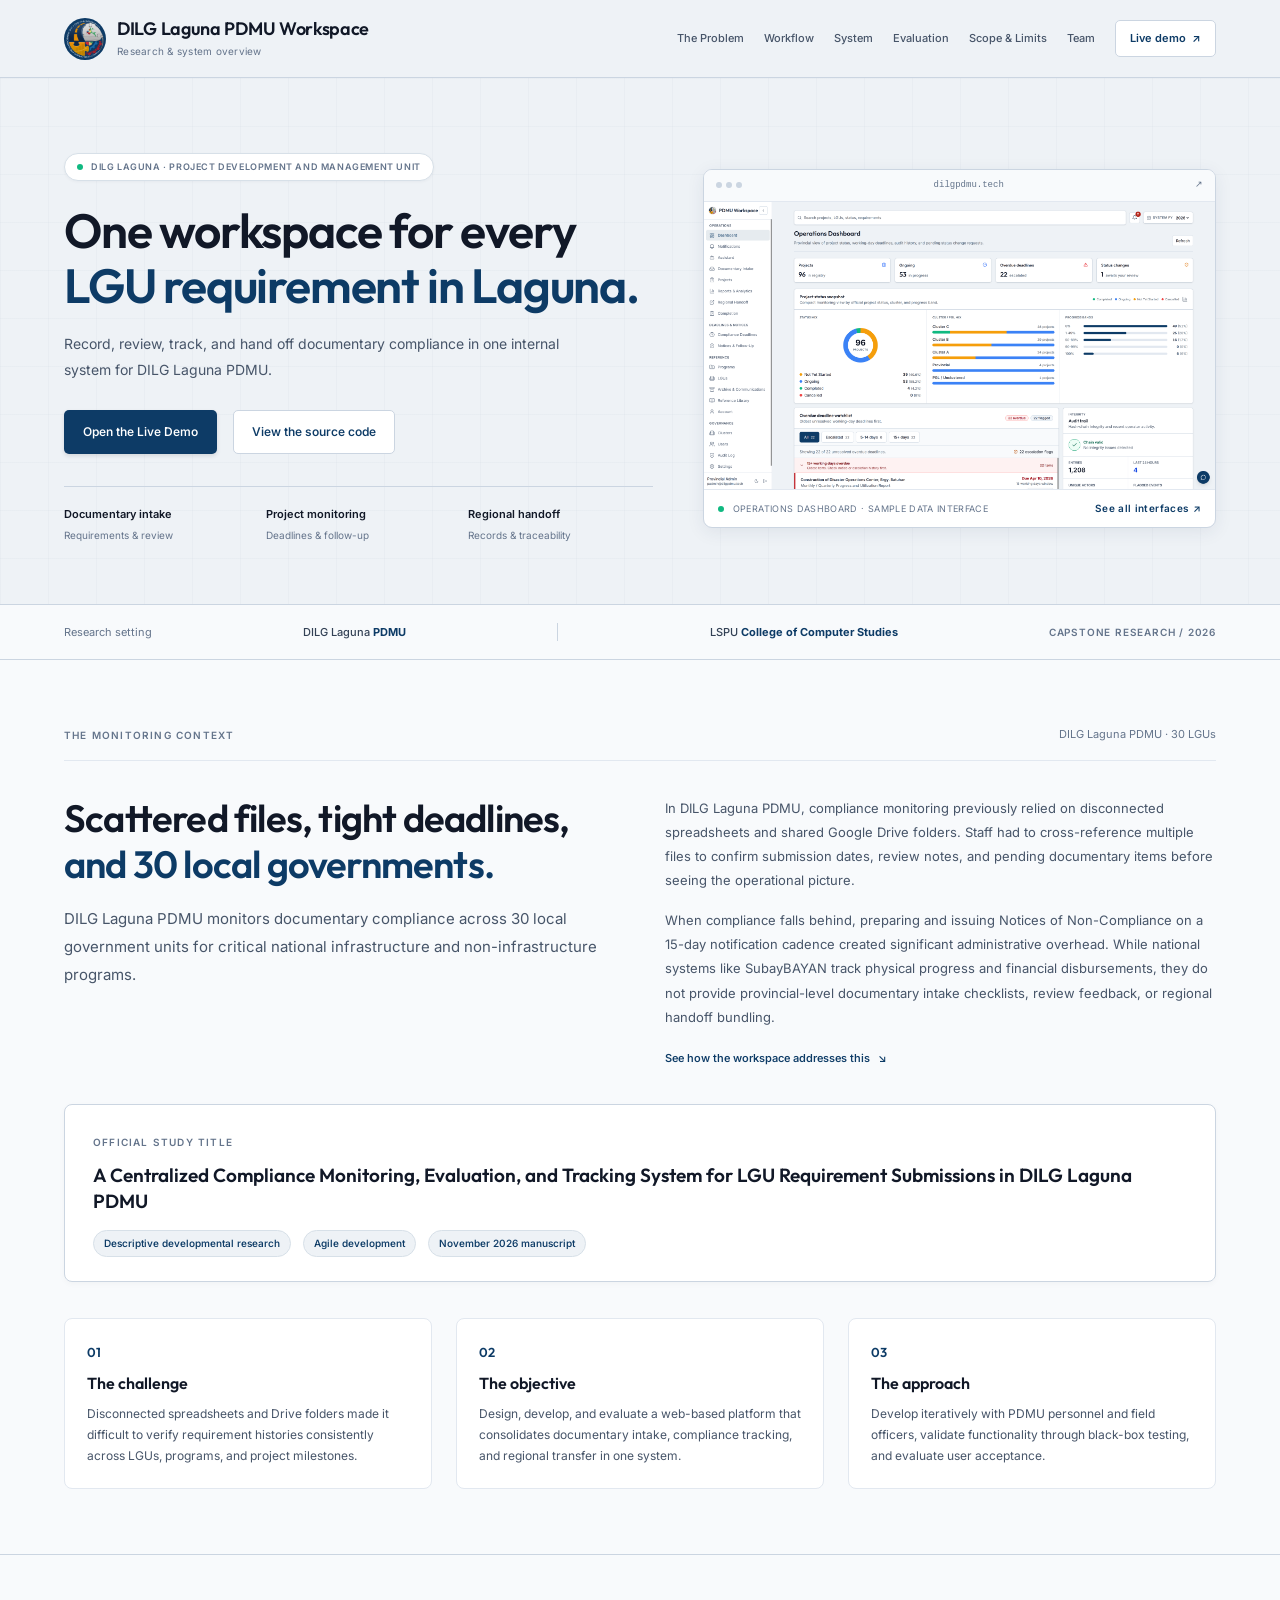
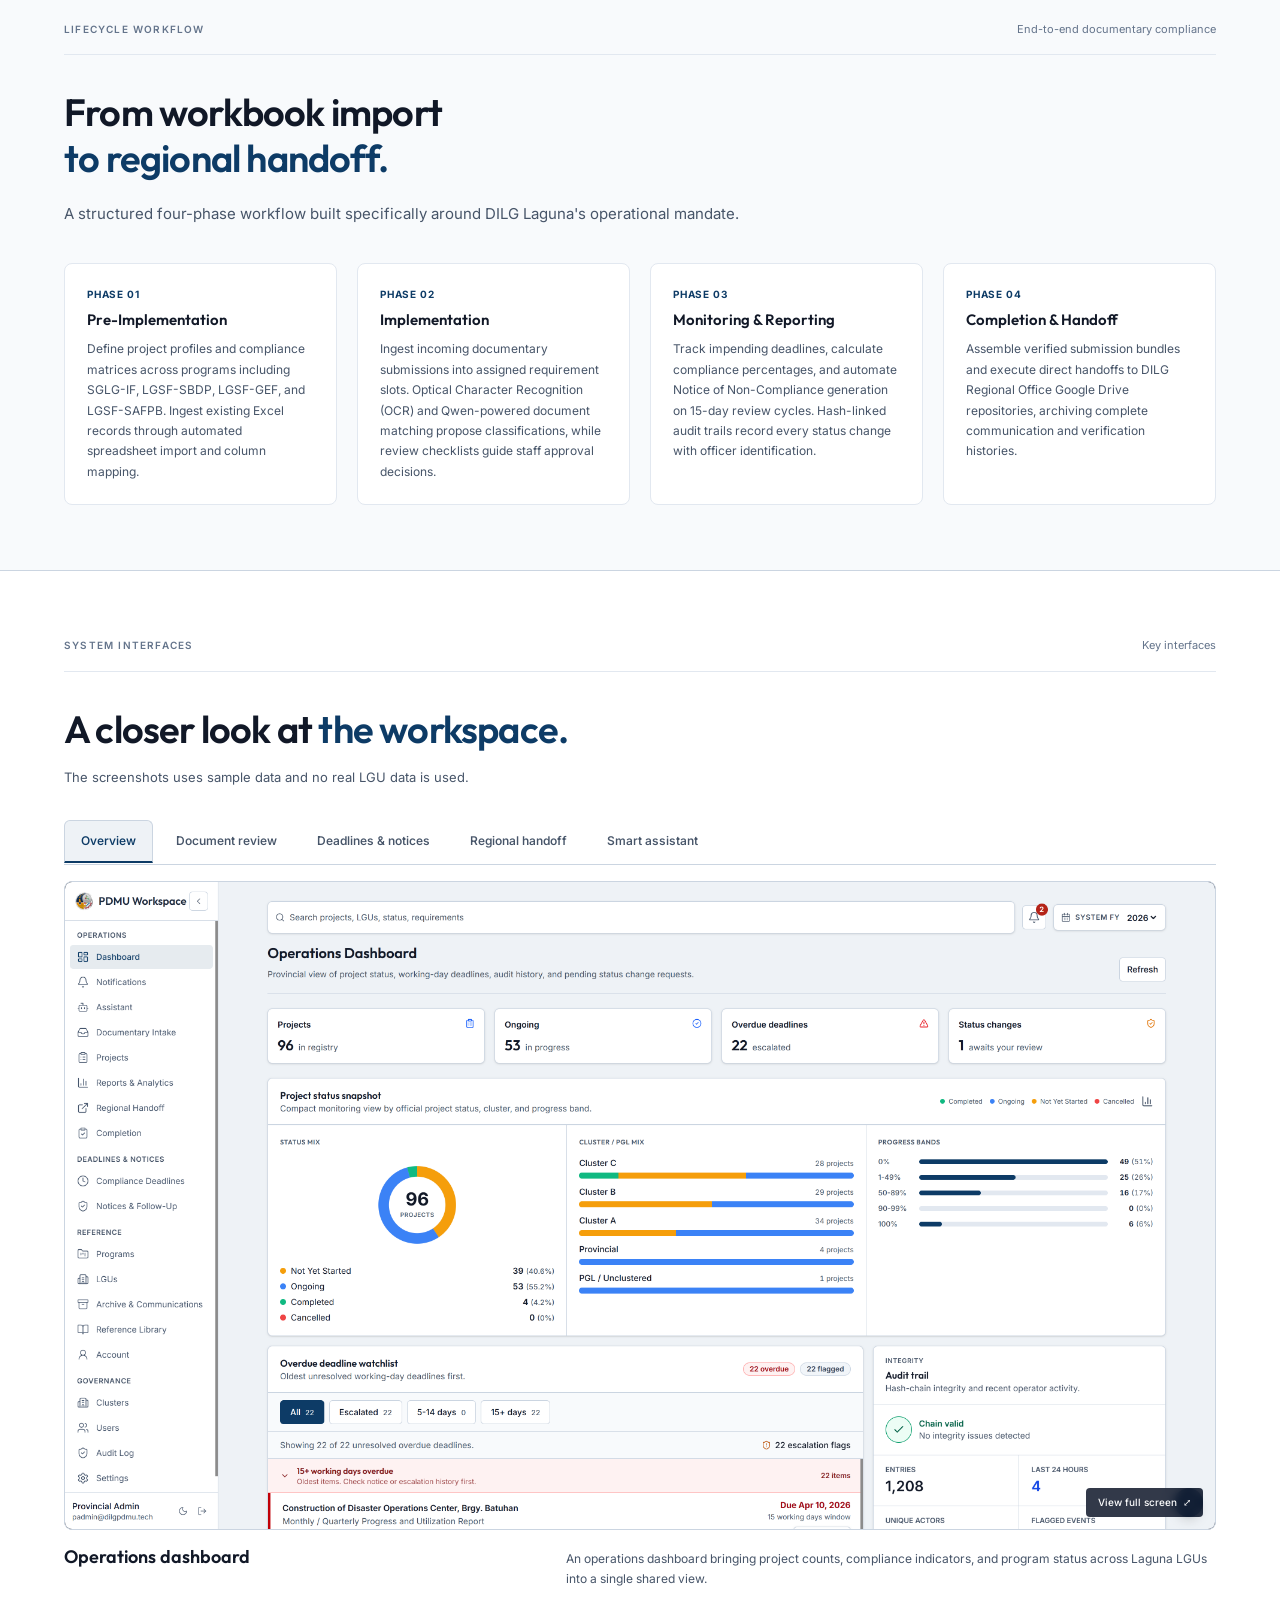
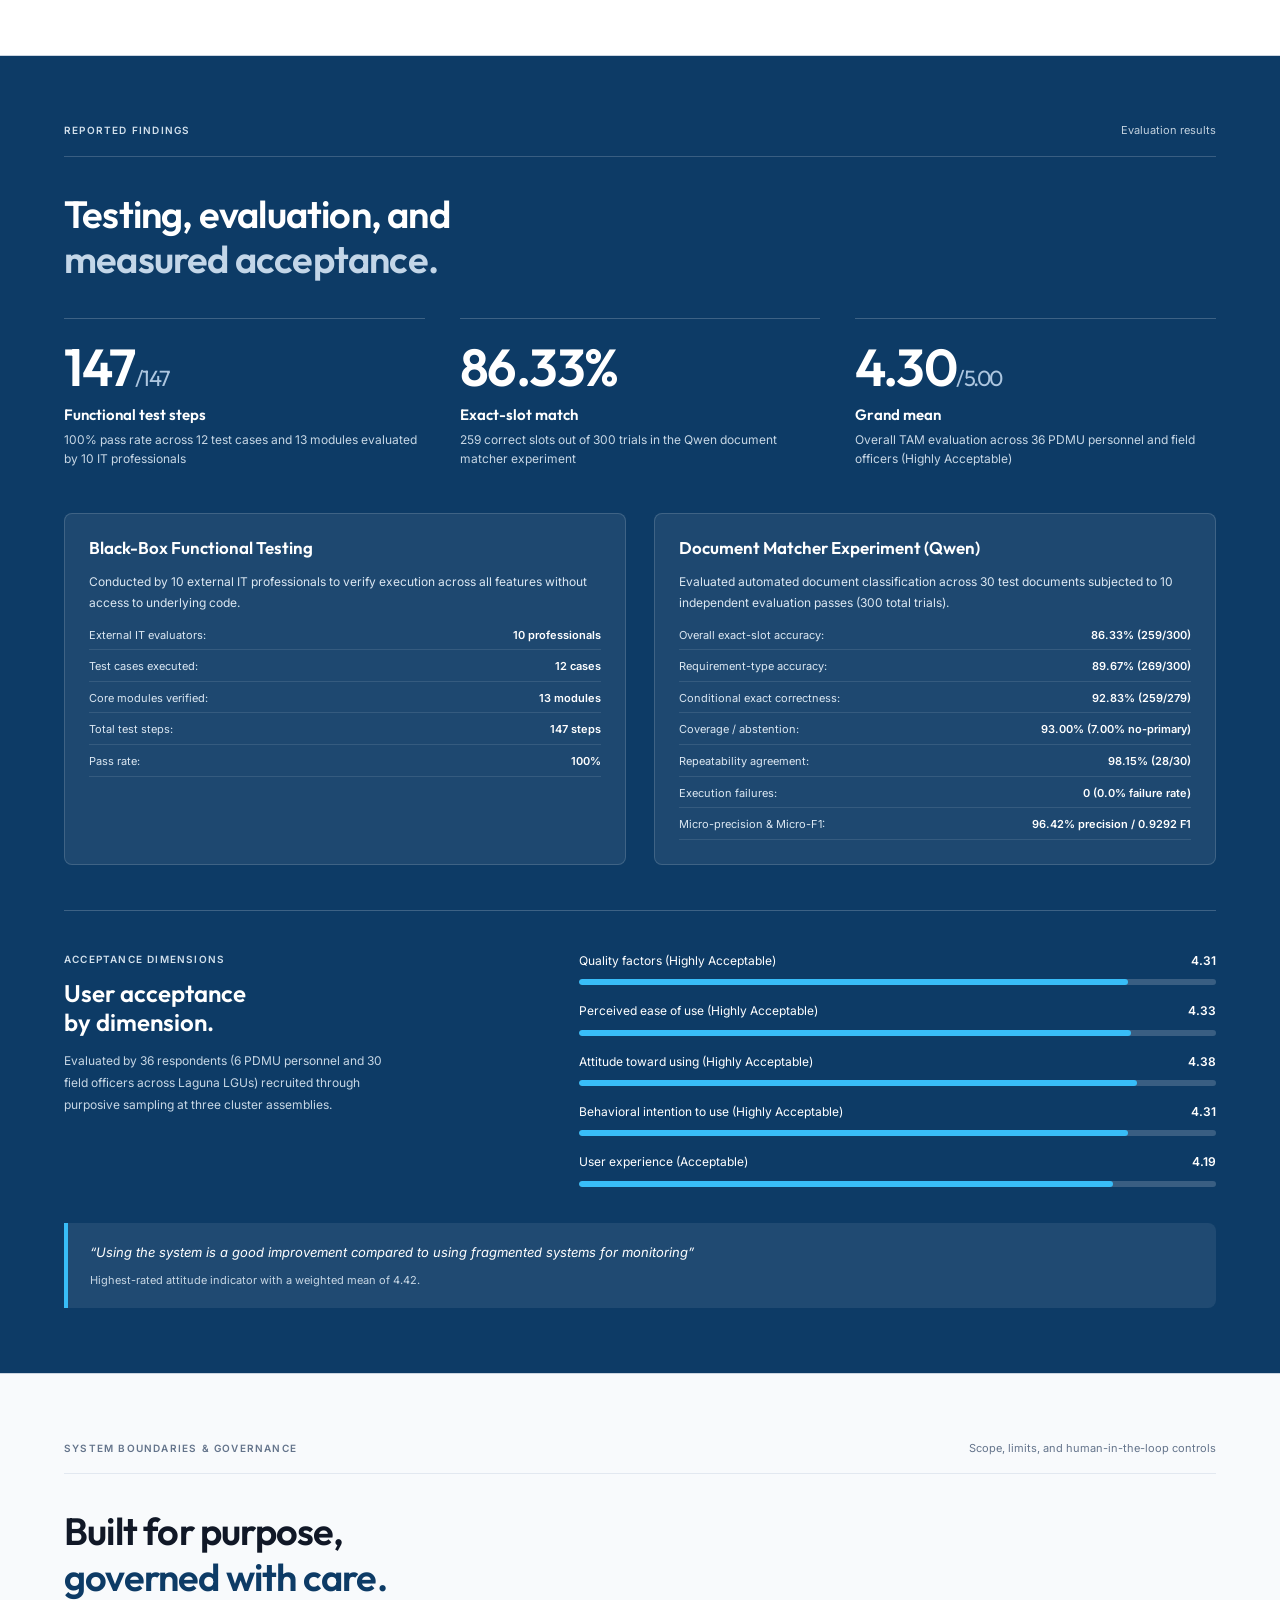
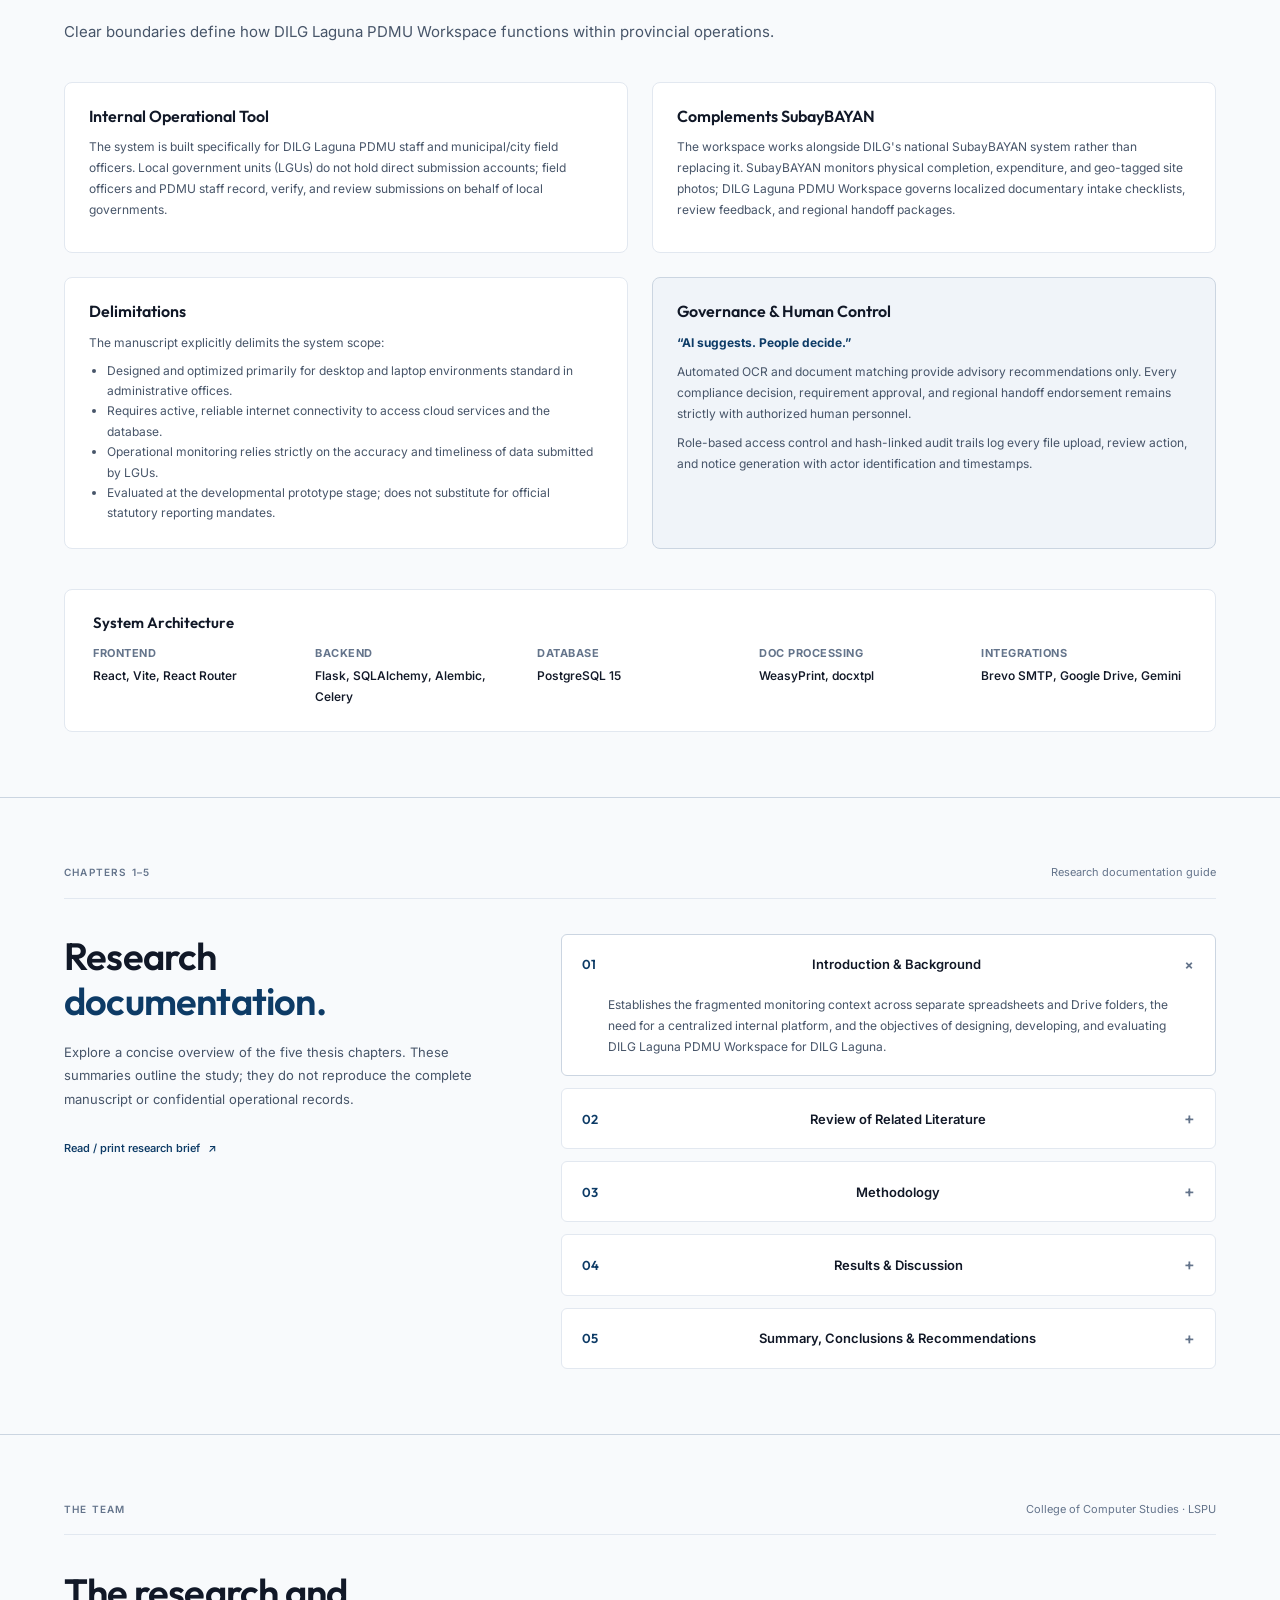
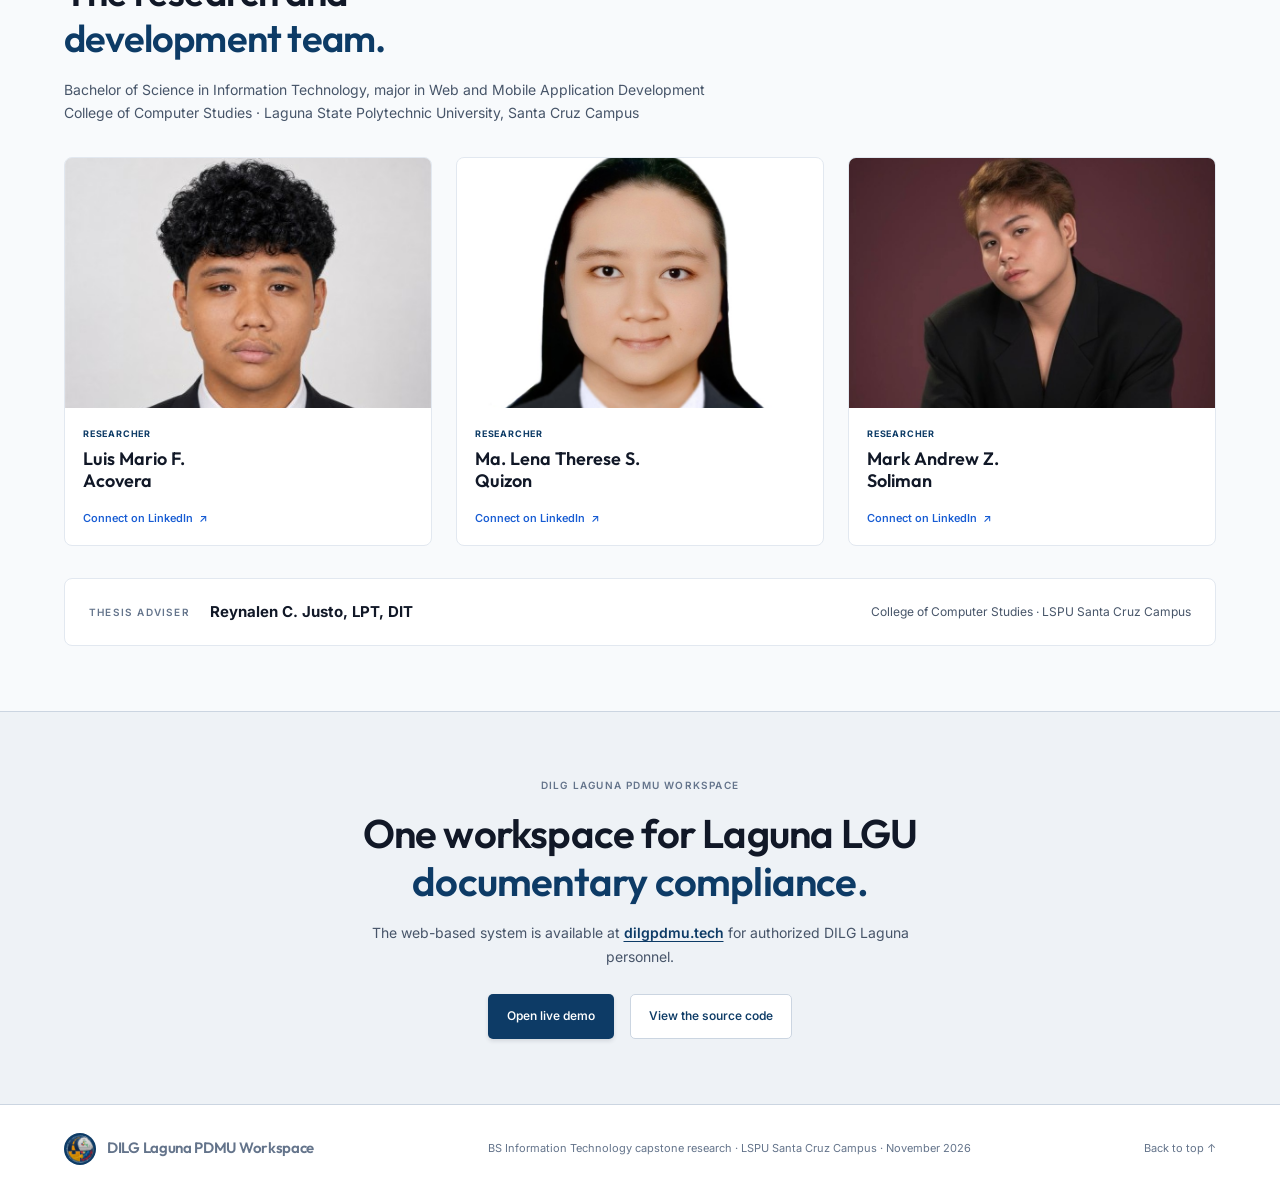
<file: index.html>
<!doctype html>
<html lang="en">

<head>
  <meta charset="utf-8">
  <meta name="viewport" content="width=device-width, initial-scale=1">
  <meta name="theme-color" content="#eef2f6">
  <title>DILG Laguna PDMU Workspace | Research & System Overview</title>
  <meta name="description"
    content="A Centralized Compliance Monitoring, Evaluation, and Tracking System for LGU Requirement Submissions in DILG Laguna PDMU. Explore the research, system interfaces, evaluation results, and development team.">
  <link rel="canonical" href="https://1nonlylemm.github.io/DILG Laguna PDMU-Workspace/">

  <!-- Open Graph / Facebook -->
  <meta property="og:type" content="website">
  <meta property="og:url" content="https://1nonlylemm.github.io/DILG-PDMU-Workspace/">
  <meta property="og:title" content="DILG-PDMU Workspace | Research & System Overview">
  <meta property="og:description"
    content="A Centralized Compliance Monitoring, Evaluation, and Tracking System for LGU Requirement Submissions in DILG Laguna PDMU.">
  <meta property="og:image" content="https://1nonlylemm.github.io/DILG-PDMU-Workspace/assets/og-card.png">
  <meta property="og:image:width" content="1200">
  <meta property="og:image:height" content="630">

  <!-- Twitter Card -->
  <meta name="twitter:card" content="summary_large_image">
  <meta name="twitter:title" content="DILG-PDMU Workspace | Research & System Overview">
  <meta name="twitter:description"
    content="A Centralized Compliance Monitoring, Evaluation, and Tracking System for LGU Requirement Submissions in DILG Laguna PDMU.">
  <meta name="twitter:image" content="https://1nonlylemm.github.io/DILG-PDMU-Workspace/assets/og-card.png">

  <link rel="icon" href="assets/workspace-logo.png" type="image/png">
  <link rel="stylesheet" href="style.css?v=workspace-20261105b">
</head>

<body id="top">
  <a class="skip" href="#main">Skip to content</a>

  <header>
    <a class="brand" href="#top" aria-label="DILG-PDMU Workspace home">
      <img src="assets/workspace-logo.png" alt="DILG-PDMU Workspace logo" width="42" height="42">
      <span>DILG Laguna PDMU Workspace<small>Research & system overview</small></span>
    </a>
    <button class="menu-toggle" aria-expanded="false" aria-controls="navigation">
      Menu <span>☰</span>
    </button>
    <nav id="navigation" aria-label="Main navigation">
      <a href="#problem">The Problem</a>
      <a href="#workflow">Workflow</a>
      <a href="#experience">System</a>
      <a href="#evaluation">Evaluation</a>
      <a href="#limits">Scope & Limits</a>
      <a href="#team">Team</a>
      <a class="nav-demo" href="https://dilgpdmu.tech" target="_blank" rel="noopener noreferrer">
        Live demo <span aria-hidden="true">↗</span>
      </a>
    </nav>
  </header>

  <main id="main">
    <!-- Hero Section -->
    <section class="hero">
      <div class="hero-copy">
        <p class="eyebrow">
          <span class="tiny-orbit"></span> DILG LAGUNA · PROJECT DEVELOPMENT AND MANAGEMENT UNIT
        </p>
        <h1>One workspace for every<br><span>LGU requirement in Laguna.</span></h1>
        <p class="hero-description">
          Record, review, track, and hand off documentary compliance in one internal system for DILG Laguna
          PDMU.
        </p>
        <div class="actions">
          <a class="button primary" href="https://dilgpdmu.tech" target="_blank" rel="noopener noreferrer">
            Open the Live Demo
          </a>
          <a class="button secondary" href="https://github.com/1nonlylemm/DILG-PDMU-Workspace" target="_blank"
            rel="noopener noreferrer">
            View the source code
          </a>
        </div>
        <div class="hero-context">
          <div>
            <strong>Documentary intake</strong>
            <span>Requirements & review</span>
          </div>
          <div>
            <strong>Project monitoring</strong>
            <span>Deadlines & follow-up</span>
          </div>
          <div>
            <strong>Regional handoff</strong>
            <span>Records & traceability</span>
          </div>
        </div>
      </div>

      <div class="hero-product">
        <div class="window-bar">
          <span class="window-dots"><i></i><i></i><i></i></span>
          <span>dilgpdmu.tech</span>
          <span aria-hidden="true">↗</span>
        </div>
        <img src="assets/dashboard.webp" width="1920" height="1080"
          alt="DILG Laguna PDMU Workspace operations dashboard showing project overview, compliance indicators, and program status with sample data"
          fetchpriority="high">
        <div class="product-caption">
          <span><i class="status-dot"></i> OPERATIONS DASHBOARD · SAMPLE DATA INTERFACE</span>
          <a href="#experience">See all interfaces <span aria-hidden="true">↗</span></a>
        </div>
      </div>
    </section>

    <!-- Institution Strip -->
    <div class="institution-strip">
      <span>Research setting</span>
      <div>DILG Laguna <b>PDMU</b></div>
      <span class="strip-rule"></span>
      <div>LSPU <b>College of Computer Studies</b></div>
      <span class="strip-year">CAPSTONE RESEARCH / 2026</span>
    </div>

    <!-- The Problem Section -->
    <section id="problem" class="section research">
      <div class="section-top">
        <p class="eyebrow">THE MONITORING CONTEXT</p>
        <span>DILG Laguna PDMU · 30 LGUs</span>
      </div>

      <div class="research-grid">
        <div>
          <h2>Scattered files, tight deadlines,<br><span>and 30 local governments.</span></h2>
          <p class="lead">
            DILG Laguna PDMU monitors documentary compliance across 30 local government units for critical national
            infrastructure and non-infrastructure programs.
          </p>
        </div>
        <div class="research-intro">
          <p>
            In DILG Laguna PDMU, compliance monitoring previously relied on disconnected spreadsheets and shared Google
            Drive folders. Staff had to cross-reference multiple files to confirm submission dates, review notes, and
            pending documentary items before seeing the operational picture.
          </p>
          <p>
            When compliance falls behind, preparing and issuing Notices of Non-Compliance on a 15-day notification
            cadence created significant administrative overhead. While national systems like SubayBAYAN track physical
            progress and financial disbursements, they do not provide provincial-level documentary intake checklists,
            review feedback, or regional handoff bundling.
          </p>
          <a class="text-link" href="#workflow">See how the workspace addresses this <span
              aria-hidden="true">↘</span></a>
        </div>
      </div>

      <div class="research-title">
        <span class="eyebrow">OFFICIAL STUDY TITLE</span>
        <h3>A Centralized Compliance Monitoring, Evaluation, and Tracking System for LGU Requirement Submissions in DILG
          Laguna PDMU</h3>
        <div>
          <span class="badge">Descriptive developmental research</span>
          <span class="badge">Agile development</span>
          <span class="badge">November 2026 manuscript</span>
        </div>
      </div>

      <div class="challenge-grid">
        <article>
          <span class="item-number">01</span>
          <h3>The challenge</h3>
          <p>Disconnected spreadsheets and Drive folders made it difficult to verify requirement histories consistently
            across LGUs, programs, and project milestones.</p>
        </article>
        <article>
          <span class="item-number">02</span>
          <h3>The objective</h3>
          <p>Design, develop, and evaluate a web-based platform that consolidates documentary intake, compliance
            tracking, and regional transfer in one system.</p>
        </article>
        <article>
          <span class="item-number">03</span>
          <h3>The approach</h3>
          <p>Develop iteratively with PDMU personnel and field officers, validate functionality through black-box
            testing, and evaluate user acceptance.</p>
        </article>
      </div>
    </section>

    <!-- Workflow Section -->
    <section id="workflow" class="section">
      <div class="section-top">
        <p class="eyebrow">LIFECYCLE WORKFLOW</p>
        <span>End-to-end documentary compliance</span>
      </div>

      <div>
        <h2>From workbook import<br><span>to regional handoff.</span></h2>
        <p class="lead">A structured four-phase workflow built specifically around DILG Laguna's operational mandate.
        </p>
      </div>

      <div class="workflow-grid">
        <article class="workflow-card">
          <span class="workflow-phase">Phase 01</span>
          <h3>Pre-Implementation</h3>
          <p>Define project profiles and compliance matrices across programs including SGLG-IF, LGSF-SBDP, LGSF-GEF, and
            LGSF-SAFPB. Ingest existing Excel records through automated spreadsheet import and column mapping.</p>
        </article>
        <article class="workflow-card">
          <span class="workflow-phase">Phase 02</span>
          <h3>Implementation</h3>
          <p>Ingest incoming documentary submissions into assigned requirement slots. Optical Character Recognition
            (OCR) and Qwen-powered document matching propose classifications, while review checklists guide staff
            approval decisions.</p>
        </article>
        <article class="workflow-card">
          <span class="workflow-phase">Phase 03</span>
          <h3>Monitoring & Reporting</h3>
          <p>Track impending deadlines, calculate compliance percentages, and automate Notice of Non-Compliance
            generation on 15-day review cycles. Hash-linked audit trails record every status change with officer
            identification.</p>
        </article>
        <article class="workflow-card">
          <span class="workflow-phase">Phase 04</span>
          <h3>Completion & Handoff</h3>
          <p>Assemble verified submission bundles and execute direct handoffs to DILG Regional Office Google Drive
            repositories, archiving complete communication and verification histories.</p>
        </article>
      </div>
    </section>

    <!-- System Interfaces Section -->
    <section id="experience" class="section experience">
      <div class="section-top">
        <p class="eyebrow">SYSTEM INTERFACES</p>
        <span>Key interfaces</span>
      </div>

      <div class="experience-heading">
        <div>
          <h2>A closer look at <span>the workspace.</span></h2>
          <p class="source-note">The screenshots uses sample data and no real LGU data is used.</p>
        </div>
      </div>

      <div class="tabs" role="tablist" aria-label="System screenshots">
        <button role="tab" id="tab-dashboard" aria-controls="screen-panel" aria-selected="true"
          data-screen="dashboard">Overview</button>
        <button role="tab" id="tab-intake" aria-controls="screen-panel" aria-selected="false" tabindex="-1"
          data-screen="intake">Document review</button>
        <button role="tab" id="tab-deadlines" aria-controls="screen-panel" aria-selected="false" tabindex="-1"
          data-screen="deadlines">Deadlines & notices</button>
        <button role="tab" id="tab-handoff" aria-controls="screen-panel" aria-selected="false" tabindex="-1"
          data-screen="handoff">Regional handoff</button>
        <button role="tab" id="tab-assistant" aria-controls="screen-panel" aria-selected="false" tabindex="-1"
          data-screen="assistant">Smart assistant</button>
      </div>

      <div id="screen-panel" role="tabpanel" aria-labelledby="tab-dashboard" tabindex="0">
        <button class="screen-zoom" aria-label="Enlarge Operations dashboard screenshot">
          <img id="system-screen" src="assets/dashboard.webp"
            alt="Operations dashboard — DILG Laguna PDMU Workspace sample data interface." loading="lazy">
          <span class="zoom-label">View full screen <span aria-hidden="true">⤢</span></span>
        </button>
        <div class="screen-caption">
          <h3 id="screen-title">Operations dashboard</h3>
          <p id="screen-description">An operations dashboard bringing project counts, compliance indicators, and program
            status across Laguna LGUs into a single shared view.</p>
        </div>
      </div>
    </section>

    <!-- Evaluation & Findings Section -->
    <section id="evaluation" class="section findings">
      <div class="section-top">
        <p class="eyebrow">REPORTED FINDINGS</p>
        <span>Evaluation results</span>
      </div>

      <div class="findings-heading">
        <h2>Testing, evaluation, and <br><span>measured acceptance.</span></h2>
      </div>

      <div class="metrics">
        <article>
          <strong>147<span>/147</span></strong>
          <h3>Functional test steps</h3>
          <p>100% pass rate across 12 test cases and 13 modules evaluated by 10 IT professionals</p>
        </article>
        <article>
          <strong>86.33%</strong>
          <h3>Exact-slot match</h3>
          <p>259 correct slots out of 300 trials in the Qwen document matcher experiment</p>
        </article>
        <article>
          <strong>4.30<span>/5.00</span></strong>
          <h3>Grand mean</h3>
          <p>Overall TAM evaluation across 36 PDMU personnel and field officers (Highly Acceptable)</p>
        </article>
      </div>

      <!-- Detailed Breakdown Cards -->
      <div class="eval-grid">
        <div class="eval-card">
          <h3>Black-Box Functional Testing</h3>
          <p>Conducted by 10 external IT professionals to verify execution across all features without access
            to underlying code.</p>
          <ul class="eval-stat-list">
            <li><span>External IT evaluators:</span> <strong>10 professionals</strong></li>
            <li><span>Test cases executed:</span> <strong>12 cases</strong></li>
            <li><span>Core modules verified:</span> <strong>13 modules</strong></li>
            <li><span>Total test steps:</span> <strong>147 steps</strong></li>
            <li><span>Pass rate:</span> <strong>100%</strong></li>
          </ul>
        </div>

        <div class="eval-card">
          <h3>Document Matcher Experiment (Qwen)</h3>
          <p>Evaluated automated document classification across 30 test documents subjected to 10 independent evaluation
            passes (300 total trials).</p>
          <ul class="eval-stat-list">
            <li><span>Overall exact-slot accuracy:</span> <strong>86.33% (259/300)</strong></li>
            <li><span>Requirement-type accuracy:</span> <strong>89.67% (269/300)</strong></li>
            <li><span>Conditional exact correctness:</span> <strong>92.83% (259/279)</strong></li>
            <li><span>Coverage / abstention:</span> <strong>93.00% (7.00% no-primary)</strong></li>
            <li><span>Repeatability agreement:</span> <strong>98.15% (28/30)</strong></li>
            <li><span>Execution failures:</span> <strong>0 (0.0% failure rate)</strong></li>
            <li><span>Micro-precision & Micro-F1:</span> <strong>96.42% precision / 0.9292 F1</strong></li>
          </ul>
        </div>
      </div>

      <!-- Ratings & Acceptance Dimensions -->
      <div class="ratings">
        <div>
          <p class="eyebrow">ACCEPTANCE DIMENSIONS</p>
          <h3>User acceptance<br>by dimension.</h3>
          <p>Evaluated by 36 respondents (6 PDMU personnel and 30 field officers across Laguna LGUs) recruited through
            purposive sampling at three cluster assemblies.
          </p>
        </div>

        <div class="rating-bars">
          <div class="rating" style="--score:86.2%">
            <span>Quality factors (Highly Acceptable)</span>
            <b>4.31</b>
            <i></i>
          </div>
          <div class="rating" style="--score:86.6%">
            <span>Perceived ease of use (Highly Acceptable)</span>
            <b>4.33</b>
            <i></i>
          </div>
          <div class="rating" style="--score:87.6%">
            <span>Attitude toward using (Highly Acceptable)</span>
            <b>4.38</b>
            <i></i>
          </div>
          <div class="rating" style="--score:86.2%">
            <span>Behavioral intention to use (Highly Acceptable)</span>
            <b>4.31</b>
            <i></i>
          </div>
          <div class="rating" style="--score:83.8%">
            <span>User experience (Acceptable)</span>
            <b>4.19</b>
            <i></i>
          </div>
        </div>
      </div>

      <!-- Highlight Quote -->
      <div class="highlight-quote">
        <blockquote>
          “Using the system is a good improvement compared to using fragmented systems for monitoring”
        </blockquote>
        <cite>Highest-rated attitude indicator with a weighted mean of 4.42.</cite>
      </div>
    </section>

    <!-- Scope, Limits & Governance Section -->
    <section id="limits" class="section">
      <div class="section-top">
        <p class="eyebrow">SYSTEM BOUNDARIES & GOVERNANCE</p>
        <span>Scope, limits, and human-in-the-loop controls</span>
      </div>

      <div>
        <h2>Built for purpose,<br><span>governed with care.</span></h2>
        <p class="lead">Clear boundaries define how DILG Laguna PDMU Workspace functions within provincial operations.
        </p>
      </div>

      <div class="scope-grid">
        <article class="scope-card">
          <h3>Internal Operational Tool</h3>
          <p>The system is built specifically for DILG Laguna PDMU staff and municipal/city field officers. Local
            government units (LGUs) do not hold direct submission accounts; field officers and PDMU staff record,
            verify, and review submissions on behalf of local governments.</p>
        </article>

        <article class="scope-card">
          <h3>Complements SubayBAYAN</h3>
          <p>The workspace works alongside DILG's national SubayBAYAN system rather than replacing it. SubayBAYAN
            monitors physical completion, expenditure, and geo-tagged site photos; DILG Laguna PDMU Workspace governs
            localized documentary intake checklists, review feedback, and regional handoff packages.</p>
        </article>

        <article class="scope-card">
          <h3>Delimitations</h3>
          <p>The manuscript explicitly delimits the system scope:</p>
          <ul>
            <li>Designed and optimized primarily for desktop and laptop environments standard in administrative offices.
            </li>
            <li>Requires active, reliable internet connectivity to access cloud services and the database.</li>
            <li>Operational monitoring relies strictly on the accuracy and timeliness of data submitted by LGUs.</li>
            <li>Evaluated at the developmental prototype stage; does not substitute for official statutory reporting
              mandates.</li>
          </ul>
        </article>

        <article class="scope-card trust-card">
          <h3>Governance & Human Control</h3>
          <p><strong>“AI suggests. People decide.”</strong></p>
          <p>Automated OCR and document matching provide advisory recommendations only. Every compliance decision,
            requirement approval, and regional handoff endorsement remains strictly with authorized human personnel.</p>
          <p>Role-based access control and hash-linked audit trails log every file upload, review action, and notice
            generation with actor identification and timestamps.</p>
        </article>
      </div>

      <!-- Tech Stack -->
      <div id="tech" class="tech-strip">
        <h3>System Architecture</h3>
        <div class="tech-grid">
          <div class="tech-item">
            <strong>Frontend</strong>
            <span>React, Vite, React Router</span>
          </div>
          <div class="tech-item">
            <strong>Backend</strong>
            <span>Flask, SQLAlchemy, Alembic, Celery</span>
          </div>
          <div class="tech-item">
            <strong>Database</strong>
            <span>PostgreSQL 15</span>
          </div>
          <div class="tech-item">
            <strong>Doc Processing</strong>
            <span>WeasyPrint, docxtpl</span>
          </div>
          <div class="tech-item">
            <strong>Integrations</strong>
            <span>Brevo SMTP, Google Drive, Gemini</span>
          </div>
        </div>
      </div>
    </section>

    <!-- Research Documentation Chapters -->
    <section id="chapters" class="section chapters">
      <div class="section-top">
        <p class="eyebrow">CHAPTERS 1–5</p>
        <span>Research documentation guide</span>
      </div>

      <div class="chapter-layout">
        <div>
          <h2>Research<br><span>documentation.</span></h2>
          <p>Explore a concise overview of the five thesis chapters. These summaries outline the study; they do not
            reproduce the complete manuscript or confidential operational records.</p>
          <a class="text-link" href="research-brief.html" target="_blank" rel="noopener">Read / print research brief
            <span aria-hidden="true">↗</span></a>
        </div>

        <div class="chapter-list">
          <details open>
            <summary><span>01</span>Introduction & Background<i>+</i></summary>
            <p>Establishes the fragmented monitoring context across separate spreadsheets and Drive folders, the need
              for a centralized internal platform, and the objectives of designing, developing, and evaluating DILG
              Laguna PDMU Workspace for DILG Laguna.</p>
          </details>
          <details>
            <summary><span>02</span>Review of Related Literature<i>+</i></summary>
            <p>Examines related literature and technical systems in compliance monitoring, document management, OCR/NLP
              integration, and government information platforms to situate the project's technical contribution.</p>
          </details>
          <details>
            <summary><span>03</span>Methodology<i>+</i></summary>
            <p>Details the descriptive developmental research design, Agile development lifecycle, system architecture,
              black-box testing procedure with 10 IT professionals, Qwen matcher experiment across 300 trials, and TAM
              evaluation across 36 respondents.</p>
          </details>
          <details>
            <summary><span>04</span>Results & Discussion<i>+</i></summary>
            <p>Presents the implemented modules, functional test results (100% pass across 147 steps), document matcher
              metrics (86.33% exact-slot match), and TAM survey findings (4.30 grand mean, with 4.42 for the fragmented
              systems replacement indicator).</p>
          </details>
          <details>
            <summary><span>05</span>Summary, Conclusions & Recommendations<i>+</i></summary>
            <p>Summarizes project outcomes, confirms that the system fulfills its core operational goals, and outlines
              recommendations for future development—including real-time status feedback, historical navigation, and
              structured AI output presentation.</p>
          </details>
        </div>
      </div>
    </section>

    <!-- Team Section -->
    <section id="team" class="section team">
      <div class="section-top">
        <p class="eyebrow">THE TEAM</p>
        <span>College of Computer Studies · LSPU</span>
      </div>

      <h2>The research and<br><span>development team.</span></h2>
      <p class="team-intro">
        Bachelor of Science in Information Technology, major in Web and Mobile Application Development<br>
        College of Computer Studies · Laguna State Polytechnic University, Santa Cruz Campus
      </p>

      <div class="team-grid">
        <a href="https://www.linkedin.com/in/lmacovera/" target="_blank" rel="noopener noreferrer" class="person">
          <img class="portrait acovera" src="assets/acovera.png" alt="Portrait of Luis Mario F. Acovera" width="400"
            height="400" loading="lazy">
          <span class="person-role">RESEARCHER</span>
          <h3>Luis Mario F.<br>Acovera</h3>
          <span class="person-link">Connect on LinkedIn <span aria-hidden="true">↗</span></span>
        </a>

        <a href="https://www.linkedin.com/in/lena-therese-quizon/" target="_blank" rel="noopener noreferrer"
          class="person">
          <img class="portrait quizon" src="assets/quizon.png" alt="Portrait of Ma. Lena Therese S. Quizon" width="400"
            height="400" loading="lazy">
          <span class="person-role">RESEARCHER</span>
          <h3>Ma. Lena Therese S.<br>Quizon</h3>
          <span class="person-link">Connect on LinkedIn <span aria-hidden="true">↗</span></span>
        </a>

        <a href="https://www.linkedin.com/in/markandrewsoliman/" target="_blank" rel="noopener noreferrer"
          class="person">
          <img class="portrait soliman" src="assets/soliman.png" alt="Portrait of Mark Andrew Z. Soliman" width="400"
            height="400" loading="lazy">
          <span class="person-role">RESEARCHER</span>
          <h3>Mark Andrew Z.<br>Soliman</h3>
          <span class="person-link">Connect on LinkedIn <span aria-hidden="true">↗</span></span>
        </a>
      </div>

      <div class="adviser">
        <span class="eyebrow">THESIS ADVISER</span>
        <strong>Reynalen C. Justo, LPT, DIT</strong>
        <span>College of Computer Studies · LSPU Santa Cruz Campus</span>
      </div>
    </section>

    <!-- Closing CTA -->
    <section class="closing">
      <p class="eyebrow">DILG Laguna PDMU WORKSPACE</p>
      <h2>One workspace for Laguna LGU<br><span>documentary compliance.</span></h2>
      <p>The web-based system is available at <a href="https://dilgpdmu.tech" target="_blank"
          rel="noopener noreferrer">dilgpdmu.tech</a> for authorized DILG Laguna personnel.</p>
      <div class="actions">
        <a class="button primary" href="https://dilgpdmu.tech" target="_blank" rel="noopener noreferrer">
          Open live demo
        </a>
        <a class="button secondary" href="https://github.com/1nonlylemm/DILG-PDMU-Workspace" target="_blank"
          rel="noopener noreferrer">
          View the source code
        </a>
      </div>
    </section>
  </main>

  <footer>
    <a href="#top" class="brand" aria-label="Back to top">
      <img src="assets/workspace-logo.png" alt="" width="32" height="32">
      DILG Laguna PDMU Workspace
    </a>
    <p>BS Information Technology capstone research · LSPU Santa Cruz Campus · November 2026</p>
    <a href="#top">Back to top ↑</a>
  </footer>

  <!-- Dialog for expanded screenshot -->
  <dialog id="image-dialog" aria-label="Expanded system screenshot">
    <button class="dialog-close" aria-label="Close expanded screenshot">Close ×</button>
    <img alt="">
    <p></p>
  </dialog>

  <script src="script.js?v=workspace-20261105b"></script>
</body>

</html>
</file>
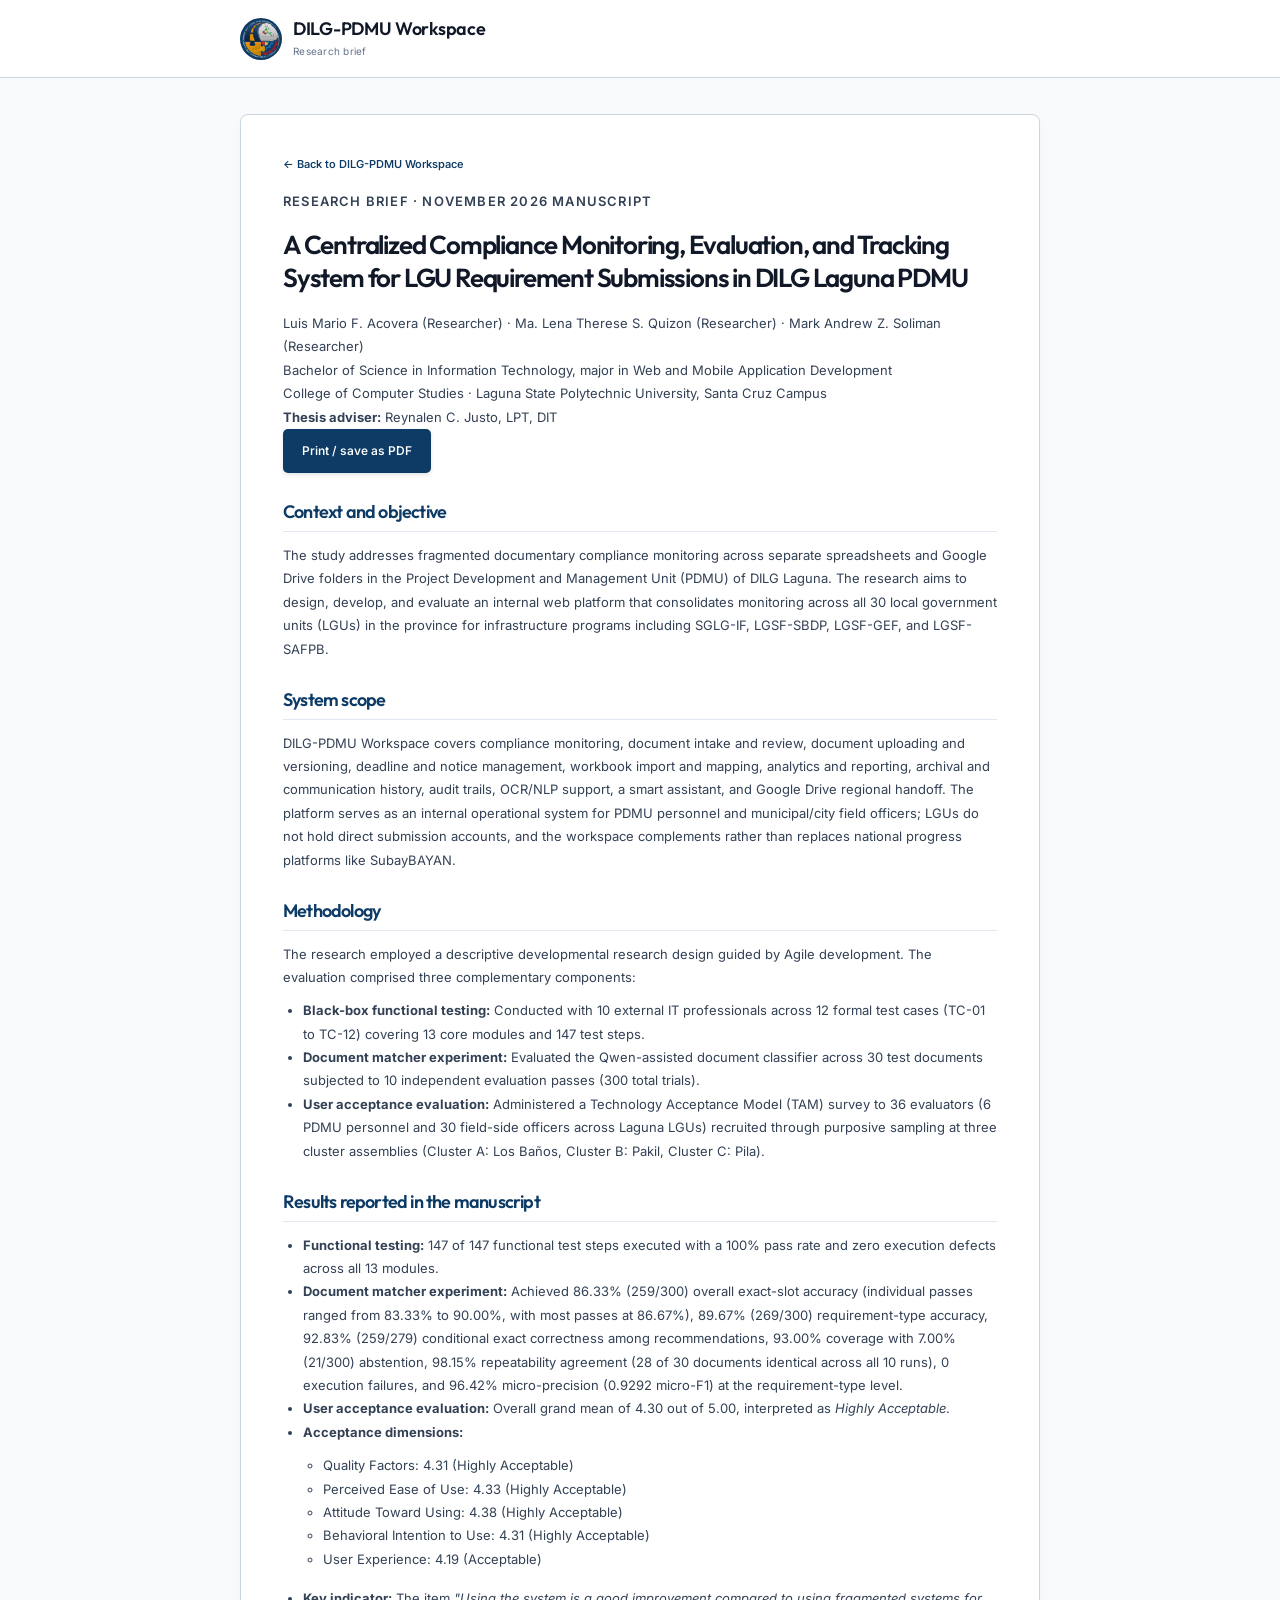
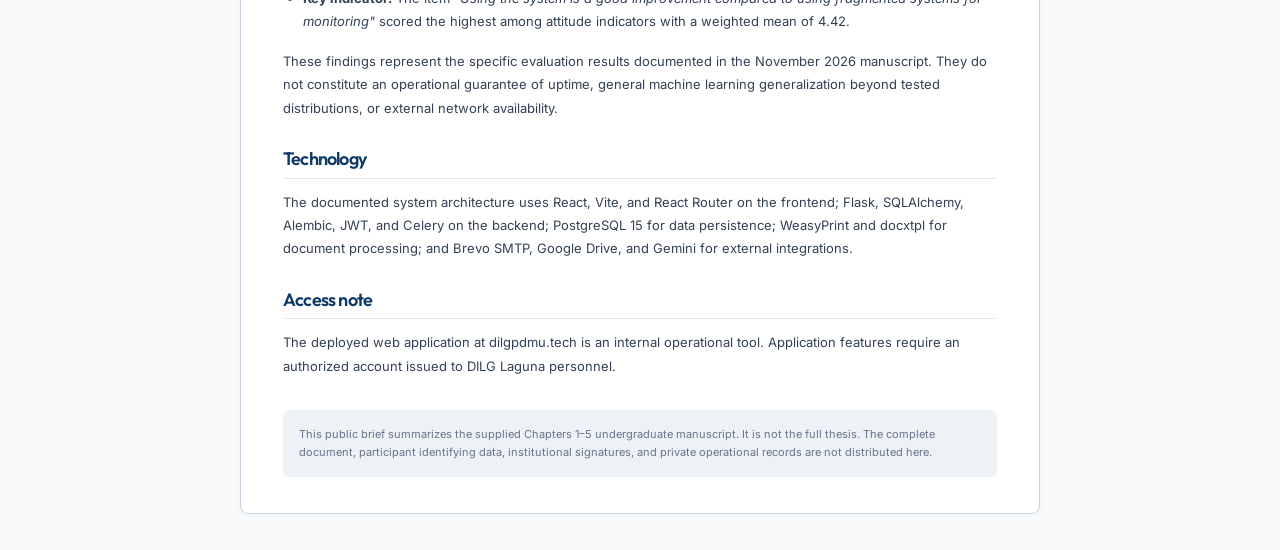
<file: research-brief.html>
<!doctype html>
<html lang="en">
<head>
  <meta charset="utf-8">
  <meta name="viewport" content="width=device-width, initial-scale=1">
  <title>DILG-PDMU Workspace — Research Brief</title>
  <meta name="description" content="Research brief for the November 2026 undergraduate study on DILG-PDMU Workspace: A Centralized Compliance Monitoring, Evaluation, and Tracking System for LGU Requirement Submissions in DILG Laguna PDMU.">
  <link rel="icon" href="assets/workspace-logo.png" type="image/png">
  <link rel="stylesheet" href="style.css?v=workspace-20261105b">
</head>
<body class="brief-page">
  <header class="brief-header">
    <a class="brand" href="./">
      <img src="assets/workspace-logo.png" alt="DILG-PDMU Workspace logo" width="42" height="42">
      <span>DILG-PDMU Workspace<small>Research brief</small></span>
    </a>
  </header>
  <main class="brief-content">
    <a class="back text-link" href="./">← Back to DILG-PDMU Workspace</a>
    <p class="label eyebrow">RESEARCH BRIEF · NOVEMBER 2026 MANUSCRIPT</p>
    <h1>A Centralized Compliance Monitoring, Evaluation, and Tracking System for LGU Requirement Submissions in DILG Laguna PDMU</h1>
    <p>
      Luis Mario F. Acovera (Researcher) · Ma. Lena Therese S. Quizon (Researcher) · Mark Andrew Z. Soliman (Researcher)<br>
      Bachelor of Science in Information Technology, major in Web and Mobile Application Development<br>
      College of Computer Studies · Laguna State Polytechnic University, Santa Cruz Campus
    </p>
    <p><strong>Thesis adviser:</strong> Reynalen C. Justo, LPT, DIT</p>
    <button class="button primary" onclick="window.print()">Print / save as PDF</button>

    <h2>Context and objective</h2>
    <p>The study addresses fragmented documentary compliance monitoring across separate spreadsheets and Google Drive folders in the Project Development and Management Unit (PDMU) of DILG Laguna. The research aims to design, develop, and evaluate an internal web platform that consolidates monitoring across all 30 local government units (LGUs) in the province for infrastructure programs including SGLG-IF, LGSF-SBDP, LGSF-GEF, and LGSF-SAFPB.</p>

    <h2>System scope</h2>
    <p>DILG-PDMU Workspace covers compliance monitoring, document intake and review, document uploading and versioning, deadline and notice management, workbook import and mapping, analytics and reporting, archival and communication history, audit trails, OCR/NLP support, a smart assistant, and Google Drive regional handoff. The platform serves as an internal operational system for PDMU personnel and municipal/city field officers; LGUs do not hold direct submission accounts, and the workspace complements rather than replaces national progress platforms like SubayBAYAN.</p>

    <h2>Methodology</h2>
    <p>The research employed a descriptive developmental research design guided by Agile development. The evaluation comprised three complementary components:</p>
    <ul>
      <li><strong>Black-box functional testing:</strong> Conducted with 10 external IT professionals across 12 formal test cases (TC-01 to TC-12) covering 13 core modules and 147 test steps.</li>
      <li><strong>Document matcher experiment:</strong> Evaluated the Qwen-assisted document classifier across 30 test documents subjected to 10 independent evaluation passes (300 total trials).</li>
      <li><strong>User acceptance evaluation:</strong> Administered a Technology Acceptance Model (TAM) survey to 36 evaluators (6 PDMU personnel and 30 field-side officers across Laguna LGUs) recruited through purposive sampling at three cluster assemblies (Cluster A: Los Baños, Cluster B: Pakil, Cluster C: Pila).</li>
    </ul>

    <h2>Results reported in the manuscript</h2>
    <ul>
      <li><strong>Functional testing:</strong> 147 of 147 functional test steps executed with a 100% pass rate and zero execution defects across all 13 modules.</li>
      <li><strong>Document matcher experiment:</strong> Achieved 86.33% (259/300) overall exact-slot accuracy (individual passes ranged from 83.33% to 90.00%, with most passes at 86.67%), 89.67% (269/300) requirement-type accuracy, 92.83% (259/279) conditional exact correctness among recommendations, 93.00% coverage with 7.00% (21/300) abstention, 98.15% repeatability agreement (28 of 30 documents identical across all 10 runs), 0 execution failures, and 96.42% micro-precision (0.9292 micro-F1) at the requirement-type level.</li>
      <li><strong>User acceptance evaluation:</strong> Overall grand mean of 4.30 out of 5.00, interpreted as <em>Highly Acceptable</em>.</li>
      <li><strong>Acceptance dimensions:</strong>
        <ul>
          <li>Quality Factors: 4.31 (Highly Acceptable)</li>
          <li>Perceived Ease of Use: 4.33 (Highly Acceptable)</li>
          <li>Attitude Toward Using: 4.38 (Highly Acceptable)</li>
          <li>Behavioral Intention to Use: 4.31 (Highly Acceptable)</li>
          <li>User Experience: 4.19 (Acceptable)</li>
        </ul>
      </li>
      <li><strong>Key indicator:</strong> The item <em>"Using the system is a good improvement compared to using fragmented systems for monitoring"</em> scored the highest among attitude indicators with a weighted mean of 4.42.</li>
    </ul>
    <p>These findings represent the specific evaluation results documented in the November 2026 manuscript. They do not constitute an operational guarantee of uptime, general machine learning generalization beyond tested distributions, or external network availability.</p>

    <h2>Technology</h2>
    <p>The documented system architecture uses React, Vite, and React Router on the frontend; Flask, SQLAlchemy, Alembic, JWT, and Celery on the backend; PostgreSQL 15 for data persistence; WeasyPrint and docxtpl for document processing; and Brevo SMTP, Google Drive, and Gemini for external integrations.</p>

    <h2>Access note</h2>
    <p>The deployed web application at <a href="https://dilgpdmu.tech" target="_blank" rel="noopener noreferrer">dilgpdmu.tech</a> is an internal operational tool. Application features require an authorized account issued to DILG Laguna personnel.</p>

    <aside class="brief-source">
      This public brief summarizes the supplied Chapters 1–5 undergraduate manuscript. It is not the full thesis. The complete document, participant identifying data, institutional signatures, and private operational records are not distributed here.
    </aside>
  </main>
</body>
</html>
</file>
<file: style.css>
@import url('https://fonts.googleapis.com/css2?family=Inter:wght@400;450;500;550;600;650;700&family=Outfit:wght@400;500;550;600;650;700&display=swap');

:root {
  --ink: #111827;
  --muted: #475569;
  --blue: #0d3b66;
  --blue-hover: #164f86;
  --blue-soft: #f0f4f9;
  --accent: #175cd3;
  --green: #0f766e;
  --green-soft: #f0fdfa;
  --line: #cbd5e1;
  --line-subtle: #e2e8f0;
  --soft: #eef2f6;
  --paper: #ffffff;
  --card-bg: #ffffff;
  --max: 1160px;
}

* {
  box-sizing: border-box;
}

html {
  scroll-behavior: smooth;
  scroll-padding-top: 85px;
}

body {
  margin: 0;
  background: #f8fafc;
  color: var(--ink);
  font: 14px/1.7 Inter, system-ui, -apple-system, sans-serif;
  -webkit-font-smoothing: antialiased;
  overflow-x: hidden;
}

a {
  color: inherit;
  text-decoration: none;
}

button {
  font: inherit;
  cursor: pointer;
}

a,
button {
  -webkit-tap-highlight-color: transparent;
}

a:focus-visible,
button:focus-visible,
summary:focus-visible,
[tabindex]:focus-visible {
  outline: 3px solid var(--accent);
  outline-offset: 4px;
}

h1,
h2,
h3,
h4,
p {
  margin: 0;
}

h1,
h2,
h3,
h4,
.brand {
  font-family: Outfit, system-ui, sans-serif;
  overflow-wrap: break-word;
  word-break: normal;
  hyphens: auto;
}

h1,
h2,
h3,
h4 {
  line-height: 1.2;
}

.skip {
  position: fixed;
  top: -100px;
  left: 20px;
  background: #ffffff;
  padding: 12px 16px;
  z-index: 100;
  border-radius: 4px;
  border: 1px solid var(--line);
  font-weight: 500;
}

.skip:focus {
  top: 10px;
}

/* Header */
header {
  position: sticky;
  top: 0;
  z-index: 30;
  min-height: 78px;
  padding: 12px max(5%, calc((100vw - var(--max)) / 2));
  display: flex;
  gap: 25px;
  align-items: center;
  justify-content: space-between;
  background: rgba(238, 242, 246, 0.95);
  backdrop-filter: blur(15px);
  border-bottom: 1px solid var(--line);
}

.brand {
  display: flex;
  align-items: center;
  gap: 11px;
  font-size: 18px;
  font-weight: 600;
  letter-spacing: -0.3px;
  line-height: 1.25;
}

.brand img {
  object-fit: contain;
  background: var(--blue);
  border-radius: 50%;
  padding: 2px;
  flex-shrink: 0;
}

.brand small {
  display: block;
  font: 10px/1.6 Inter, sans-serif;
  letter-spacing: 0.25px;
  color: #64748b;
  font-weight: 400;
  margin-top: 3px;
}

nav {
  display: flex;
  gap: 20px;
  align-items: center;
  font-size: 11px;
  color: var(--muted);
  font-weight: 500;
}

nav a:hover,
.text-link:hover {
  color: var(--accent);
}

.nav-demo {
  border: 1px solid var(--line);
  border-radius: 5px;
  background: #ffffff;
  padding: 8px 14px;
  color: var(--blue);
  font-weight: 600;
  display: inline-flex;
  align-items: center;
  gap: 6px;
  transition: all 0.2s;
}

.nav-demo:hover {
  background: var(--blue);
  color: #ffffff;
  border-color: var(--blue);
}

.menu-toggle {
  display: none;
}

/* Hero */
.hero {
  padding: 65px max(5%, calc((100vw - var(--max)) / 2)) 50px;
  display: grid;
  grid-template-columns: 1.15fr 1fr;
  gap: 50px;
  align-items: center;
  background-color: var(--soft);
  background-image: linear-gradient(rgba(203, 213, 225, 0.16) 1px, transparent 1px),
    linear-gradient(90deg, rgba(203, 213, 225, 0.16) 1px, transparent 1px);
  background-size: 48px 48px;
  border-bottom: 1px solid var(--line);
}

.hero-copy {
  padding: 10px 0;
}

.eyebrow {
  font: 600 10px/1.6 Inter, sans-serif;
  letter-spacing: 1.2px;
  color: #64748b;
  text-transform: uppercase;
}

.hero .eyebrow {
  font-size: 9px;
  letter-spacing: 0.6px;
  display: inline-flex;
  align-items: center;
  gap: 8px;
  background: #ffffff;
  padding: 6px 12px;
  border: 1px solid #d7e0e8;
  border-radius: 30px;
  box-shadow: 0 1px 3px rgba(17, 24, 39, 0.04);
}

.tiny-orbit {
  width: 6px;
  height: 6px;
  background: #10b981;
  border-radius: 50%;
  display: inline-block;
  flex-shrink: 0;
}

h1 {
  font-size: clamp(28px, 4.2vw, 48px);
  font-weight: 600;
  letter-spacing: -1.2px;
  margin: 22px 0 18px;
  line-height: 1.14;
  overflow-wrap: break-word;
  hyphens: auto;
}

h1 span {
  color: var(--blue);
}

.hero-description {
  font-size: 14px;
  line-height: 1.9;
  color: var(--muted);
  max-width: 540px;
}

.actions {
  display: flex;
  align-items: center;
  gap: 16px;
  margin-top: 26px;
  flex-wrap: wrap;
}

.button {
  display: inline-flex;
  align-items: center;
  gap: 10px;
  border: 1px solid transparent;
  border-radius: 5px;
  padding: 11px 18px;
  font-size: 12px;
  font-weight: 550;
  transition: background 0.2s, transform 0.15s, border-color 0.2s;
}

.button:hover {
  transform: translateY(-1px);
}

.primary {
  background: var(--blue);
  color: #ffffff;
  box-shadow: 0 2px 4px rgba(17, 24, 39, 0.12);
}

.primary:hover {
  background: var(--blue-hover);
}

.secondary {
  background: #ffffff;
  border-color: var(--line);
  color: var(--blue);
}

.secondary:hover {
  border-color: var(--blue);
}

.auth-notice {
  font-size: 11px;
  color: #64748b;
  display: inline-block;
}

.text-link {
  font-size: 11px;
  font-weight: 550;
  display: inline-flex;
  align-items: center;
  gap: 8px;
  color: var(--blue);
}

.hero-context {
  display: grid;
  grid-template-columns: repeat(3, 1fr);
  gap: 16px;
  margin-top: 32px;
  padding-top: 20px;
  border-top: 1px solid var(--line);
}

.hero-context strong {
  display: block;
  font-size: 11px;
  font-weight: 600;
  line-height: 1.4;
}

.hero-context span {
  display: block;
  font-size: 10px;
  color: #64748b;
  margin-top: 4px;
}

.hero-note {
  font-size: 10px;
  color: #64748b;
  margin-top: 20px;
}

.hero-product {
  border: 1px solid var(--line);
  background: #ffffff;
  border-radius: 9px;
  overflow: hidden;
  box-shadow: 0 4px 18px rgba(33, 57, 84, 0.08);
  align-self: center;
  position: relative;
}

.window-bar {
  height: 32px;
  display: flex;
  align-items: center;
  justify-content: space-between;
  padding: 0 12px;
  border-bottom: 1px solid #e2e8f0;
  background: #f8fafc;
  font-size: 9px;
  color: #64748b;
  font-family: monospace;
}

.window-dots {
  display: flex;
  gap: 4px;
}

.window-dots i {
  display: block;
  background: #cbd5e1;
  width: 6px;
  height: 6px;
  border-radius: 50%;
}

.hero-product>img {
  width: 100%;
  height: auto;
  display: block;
  aspect-ratio: 16 / 9;
  object-fit: cover;
  object-position: top;
}

.product-caption {
  padding: 10px 14px;
  display: flex;
  justify-content: space-between;
  align-items: center;
  gap: 15px;
  border-top: 1px solid #e2e8f0;
  font-size: 9px;
  letter-spacing: 0.35px;
  color: #64748b;
}

.product-caption a {
  white-space: nowrap;
  color: var(--blue);
  font-size: 10px;
  font-weight: 600;
}

.status-dot {
  width: 6px;
  height: 6px;
  background: #10b981;
  border-radius: 50%;
  display: inline-block;
  margin-right: 5px;
}

/* Results Strip (Key Verified Numbers) */
.results-strip {
  background: #ffffff;
  border-bottom: 1px solid var(--line);
  padding: 24px max(5%, calc((100vw - var(--max)) / 2));
}

.results-strip-inner {
  display: grid;
  grid-template-columns: repeat(4, 1fr);
  gap: 24px;
}

.strip-item {
  border-left: 3px solid var(--blue);
  padding-left: 14px;
}

.strip-number {
  font-family: Outfit, sans-serif;
  font-size: 24px;
  font-weight: 600;
  color: var(--blue);
  line-height: 1.15;
  letter-spacing: -0.5px;
}

.strip-number small {
  font-size: 13px;
  font-weight: 500;
  color: #64748b;
}

.strip-label {
  font-size: 11px;
  font-weight: 600;
  color: var(--ink);
  margin-top: 3px;
}

.strip-desc {
  font-size: 10px;
  color: #64748b;
  line-height: 1.5;
  margin-top: 2px;
}

/* Institution Strip */
.institution-strip {
  padding: 18px max(5%, calc((100vw - var(--max)) / 2));
  display: flex;
  justify-content: space-between;
  align-items: center;
  gap: 22px;
  background: #f8fafc;
  border-bottom: 1px solid var(--line);
  font-size: 11px;
  color: #64748b;
}

.institution-strip>div {
  color: #334155;
  font-weight: 500;
}

.institution-strip b {
  color: var(--blue);
}

.strip-rule {
  width: 1px;
  height: 18px;
  background: var(--line);
}

.strip-year {
  font-size: 10px;
  letter-spacing: 0.8px;
  font-weight: 600;
  color: #64748b;
}

/* General Sections */
.section {
  padding: 65px max(5%, calc((100vw - var(--max)) / 2));
  border-bottom: 1px solid var(--line);
}

.section-top {
  display: flex;
  justify-content: space-between;
  align-items: center;
  padding-bottom: 16px;
  margin-bottom: 35px;
  border-bottom: 1px solid var(--line-subtle);
  font-size: 11px;
  color: #64748b;
}

h2 {
  font-size: clamp(26px, 3.2vw, 38px);
  font-weight: 600;
  letter-spacing: -0.8px;
  line-height: 1.2;
}

h2 span {
  color: var(--blue);
}

p.lead {
  font-size: 15px;
  line-height: 1.85;
  color: var(--muted);
  margin-top: 18px;
}

/* The Problem Section */
.research-grid {
  display: grid;
  grid-template-columns: 1fr 1fr;
  gap: 50px;
  align-items: start;
}

.research-intro p {
  font-size: 13px;
  line-height: 1.85;
  color: var(--muted);
  margin-bottom: 16px;
}

.research-title {
  margin-top: 36px;
  background: #ffffff;
  border: 1px solid var(--line);
  border-radius: 8px;
  padding: 24px 28px;
  box-shadow: 0 2px 6px rgba(17, 24, 39, 0.03);
}

.research-title h3 {
  font-size: 19px;
  font-weight: 600;
  color: var(--ink);
  margin: 10px 0 16px;
  line-height: 1.35;
}

.research-title>div {
  display: flex;
  gap: 12px;
  flex-wrap: wrap;
  font-size: 10px;
}

.badge {
  background: var(--soft);
  color: var(--blue);
  padding: 4px 10px;
  border-radius: 20px;
  font-weight: 550;
  border: 1px solid #d7e0e8;
}

.challenge-grid {
  display: grid;
  grid-template-columns: repeat(3, 1fr);
  gap: 24px;
  margin-top: 36px;
}

.challenge-grid article {
  background: #ffffff;
  border: 1px solid var(--line-subtle);
  border-radius: 8px;
  padding: 22px;
}

.item-number {
  font-family: Outfit, sans-serif;
  font-size: 13px;
  font-weight: 600;
  color: var(--blue);
  display: block;
  margin-bottom: 10px;
}

.challenge-grid h3 {
  font-size: 16px;
  font-weight: 600;
  margin-bottom: 10px;
}

.challenge-grid p {
  font-size: 12px;
  line-height: 1.75;
  color: var(--muted);
}

/* Lifecycle Workflow Section */
.workflow-grid {
  display: grid;
  grid-template-columns: repeat(4, 1fr);
  gap: 20px;
  margin-top: 36px;
}

.workflow-card {
  background: #ffffff;
  border: 1px solid var(--line-subtle);
  border-radius: 8px;
  padding: 22px;
  display: flex;
  flex-direction: column;
}

.workflow-phase {
  font-size: 10px;
  font-weight: 700;
  letter-spacing: 0.8px;
  color: var(--blue);
  text-transform: uppercase;
  margin-bottom: 8px;
}

.workflow-card h3 {
  font-size: 15px;
  font-weight: 600;
  margin-bottom: 10px;
}

.workflow-card p {
  font-size: 12px;
  line-height: 1.7;
  color: var(--muted);
  flex-grow: 1;
}

/* System Interfaces Section */
.experience {
  background: #ffffff;
}

.experience-heading {
  display: flex;
  justify-content: space-between;
  align-items: flex-end;
  gap: 40px;
  margin-bottom: 30px;
}

.experience-heading p {
  font-size: 13px;
  line-height: 1.8;
  color: var(--muted);
  max-width: 480px;
}

.tabs {
  display: flex;
  gap: 6px;
  margin-bottom: 16px;
  overflow-x: auto;
  border-bottom: 1px solid var(--line);
  padding-bottom: 2px;
}

.tabs button {
  background: transparent;
  border: 1px solid transparent;
  border-bottom: none;
  border-radius: 6px 6px 0 0;
  padding: 10px 16px;
  font-size: 12px;
  font-weight: 550;
  color: var(--muted);
  white-space: nowrap;
  transition: all 0.2s;
}

.tabs button[aria-selected="true"] {
  background: var(--soft);
  color: var(--blue);
  border-color: var(--line);
  border-bottom: 2px solid var(--blue);
  margin-bottom: -1px;
}

.screen-zoom {
  width: 100%;
  border: 1px solid var(--line);
  border-radius: 8px;
  overflow: hidden;
  background: #0f172a;
  padding: 0;
  display: block;
  position: relative;
  text-align: left;
}

.screen-zoom img {
  width: 100%;
  height: auto;
  display: block;
  aspect-ratio: 16 / 9;
  object-fit: cover;
  object-position: top;
}

.zoom-label {
  position: absolute;
  bottom: 12px;
  right: 12px;
  background: rgba(15, 23, 42, 0.85);
  color: #ffffff;
  padding: 6px 12px;
  border-radius: 4px;
  font-size: 10px;
  font-weight: 500;
  display: inline-flex;
  align-items: center;
  gap: 6px;
  backdrop-filter: blur(4px);
}

.screen-caption {
  margin-top: 16px;
  display: flex;
  justify-content: space-between;
  align-items: baseline;
  gap: 20px;
}

.screen-caption h3 {
  font-size: 18px;
  font-weight: 600;
}

.screen-caption p {
  font-size: 12px;
  color: var(--muted);
  max-width: 650px;
}

.source-note {
  font-size: 11px;
  color: #64748b;
  margin-top: 14px;
}

.features {
  display: grid;
  grid-template-columns: repeat(4, 1fr);
  gap: 24px;
  margin-top: 45px;
  padding-top: 35px;
  border-top: 1px solid var(--line-subtle);
}

.features article {
  display: flex;
  flex-direction: column;
}

.feature-icon {
  font-size: 18px;
  color: var(--blue);
  margin-bottom: 10px;
  display: block;
}

.features h3 {
  font-size: 14px;
  font-weight: 600;
  margin-bottom: 8px;
}

.features p {
  font-size: 12px;
  line-height: 1.7;
  color: var(--muted);
}

/* Findings & Evaluation Section */
.findings {
  background: #0d3b66;
  color: #ffffff;
}

.findings .section-top {
  border-color: rgba(255, 255, 255, 0.18);
  color: #c2d1de;
}

.findings .eyebrow {
  color: #d2e0ec;
}

.findings-heading {
  display: flex;
  justify-content: space-between;
  align-items: flex-end;
  gap: 40px;
  margin-bottom: 35px;
}

.findings h2 span {
  color: #c3d6e8;
}

.findings-heading>p {
  font-size: 13px;
  line-height: 1.8;
  color: #c7d7e5;
  max-width: 480px;
}

.metrics {
  display: grid;
  grid-template-columns: repeat(3, 1fr);
  gap: 35px;
  margin-bottom: 45px;
}

.metrics article {
  border-top: 1px solid rgba(255, 255, 255, 0.2);
  padding-top: 20px;
}

.metrics strong {
  font: 600 52px/1.1 Outfit, sans-serif;
  letter-spacing: -1.5px;
  display: block;
}

.metrics strong span {
  font-size: 22px;
  color: #adc6df;
  font-weight: 400;
}

.metrics h3 {
  font-size: 15px;
  font-weight: 600;
  margin-top: 10px;
}

.metrics p {
  font-size: 12px;
  color: #c7d7e5;
  line-height: 1.6;
  margin-top: 6px;
}

/* Detailed Evaluation Cards */
.eval-grid {
  display: grid;
  grid-template-columns: 1fr 1fr;
  gap: 28px;
  margin-bottom: 45px;
}

.eval-card {
  background: rgba(255, 255, 255, 0.07);
  border: 1px solid rgba(255, 255, 255, 0.15);
  border-radius: 8px;
  padding: 24px;
}

.eval-card h3 {
  font-size: 17px;
  font-weight: 600;
  margin-bottom: 12px;
  color: #ffffff;
}

.eval-card p {
  font-size: 12px;
  line-height: 1.75;
  color: #dbe7f2;
}

.eval-stat-list {
  list-style: none;
  padding: 0;
  margin: 14px 0 0;
  display: grid;
  gap: 8px;
}

.eval-stat-list li {
  font-size: 11px;
  line-height: 1.6;
  color: #dbe7f2;
  display: flex;
  justify-content: space-between;
  border-bottom: 1px solid rgba(255, 255, 255, 0.1);
  padding-bottom: 5px;
}

.eval-stat-list li strong {
  color: #ffffff;
  font-weight: 600;
}

/* Ratings & Acceptance */
.ratings {
  display: grid;
  grid-template-columns: 1fr 1.4fr;
  gap: 60px;
  border-top: 1px solid rgba(255, 255, 255, 0.2);
  padding-top: 40px;
}

.ratings h3 {
  font-size: 24px;
  font-weight: 600;
  margin: 12px 0 14px;
}

.ratings>div>p:not(.eyebrow) {
  font-size: 12px;
  line-height: 1.8;
  color: #c7d7e5;
  max-width: 320px;
}

.rating-bars {
  display: grid;
  gap: 16px;
}

.rating {
  display: grid;
  grid-template-columns: 1fr auto;
  gap: 8px;
  font-size: 12px;
}

.rating b {
  font-weight: 600;
}

.rating i {
  grid-column: 1 / -1;
  height: 6px;
  background: rgba(255, 255, 255, 0.18);
  position: relative;
  border-radius: 4px;
  overflow: hidden;
}

.rating i:after {
  content: '';
  position: absolute;
  left: 0;
  top: 0;
  height: 6px;
  width: var(--score);
  background: #38bdf8;
  border-radius: 4px;
}

.ratings .source-note {
  color: #c1d2e1;
  margin-top: 14px;
}

/* Highlight Quote */
.highlight-quote {
  background: rgba(255, 255, 255, 0.08);
  border-left: 4px solid #38bdf8;
  border-radius: 0 8px 8px 0;
  padding: 18px 22px;
  margin-top: 36px;
}

.highlight-quote blockquote {
  margin: 0;
  font-size: 13px;
  font-style: italic;
  line-height: 1.7;
  color: #ffffff;
}

.highlight-quote cite {
  display: block;
  font-size: 11px;
  font-style: normal;
  color: #c7d7e5;
  margin-top: 8px;
}

/* Honest UX Note */
.honest-ux-note {
  background: #ffffff;
  border: 1px solid #d7e0e8;
  border-radius: 8px;
  padding: 24px 28px;
  margin-top: 36px;
  color: var(--ink);
  box-shadow: 0 2px 8px rgba(17, 24, 39, 0.04);
}

.honest-ux-note .eyebrow {
  color: #b45309;
}

.honest-ux-note h4 {
  font-size: 17px;
  font-weight: 600;
  margin: 6px 0 10px;
  color: var(--ink);
}

.honest-ux-note p {
  font-size: 12px;
  line-height: 1.75;
  color: var(--muted);
  margin-bottom: 10px;
}

.honest-ux-note ul {
  margin: 8px 0 0 18px;
  padding: 0;
  font-size: 12px;
  line-height: 1.7;
  color: var(--muted);
}

/* Scope, Delimitations & Governance */
.scope-grid {
  display: grid;
  grid-template-columns: repeat(2, 1fr);
  gap: 24px;
  margin-top: 36px;
}

.scope-card {
  background: #ffffff;
  border: 1px solid var(--line-subtle);
  border-radius: 8px;
  padding: 24px;
}

.scope-card h3 {
  font-size: 16px;
  font-weight: 600;
  margin-bottom: 10px;
  color: var(--ink);
}

.scope-card p {
  font-size: 12px;
  line-height: 1.75;
  color: var(--muted);
  margin-bottom: 8px;
}

.scope-card ul {
  margin: 6px 0 0 18px;
  padding: 0;
  font-size: 12px;
  line-height: 1.7;
  color: var(--muted);
}

.trust-card {
  background: var(--blue-soft);
  border-color: #cbd5e1;
}

.trust-card strong {
  color: var(--blue);
}

/* Research Documentation Chapters */
.chapter-layout {
  display: grid;
  grid-template-columns: 1fr 1.5fr;
  gap: 60px;
}

.chapter-layout p {
  font-size: 13px;
  line-height: 1.8;
  color: var(--muted);
  margin: 16px 0 24px;
}

.chapter-list {
  display: grid;
  gap: 12px;
}

.chapter-list details {
  background: #ffffff;
  border: 1px solid var(--line-subtle);
  border-radius: 6px;
  overflow: hidden;
  transition: border-color 0.2s;
}

.chapter-list details[open] {
  border-color: var(--line);
}

.chapter-list summary {
  padding: 16px 20px;
  font-size: 13px;
  font-weight: 600;
  cursor: pointer;
  display: flex;
  justify-content: space-between;
  align-items: center;
  list-style: none;
}

.chapter-list summary::-webkit-details-marker {
  display: none;
}

.chapter-list summary span {
  font-family: Outfit, sans-serif;
  color: var(--blue);
  margin-right: 14px;
}

.chapter-list summary i {
  font-style: normal;
  color: #64748b;
  font-size: 16px;
}

.chapter-list details[open] summary i {
  transform: rotate(45deg);
}

.chapter-list p {
  padding: 0 20px 18px 46px;
  font-size: 12px;
  line-height: 1.75;
  color: var(--muted);
  margin: 0;
}

/* Tech Stack Section */
.tech-strip {
  background: #ffffff;
  border: 1px solid var(--line-subtle);
  border-radius: 8px;
  padding: 24px 28px;
  margin-top: 40px;
}

.tech-strip h3 {
  font-size: 15px;
  font-weight: 600;
  margin-bottom: 12px;
}

.tech-grid {
  display: grid;
  grid-template-columns: repeat(5, 1fr);
  gap: 16px;
}

.tech-item strong {
  display: block;
  font-size: 11px;
  color: #64748b;
  text-transform: uppercase;
  letter-spacing: 0.5px;
}

.tech-item span {
  display: block;
  font-size: 12px;
  font-weight: 550;
  color: var(--ink);
  margin-top: 4px;
}

/* Team Section */
.team-intro {
  font-size: 14px;
  color: var(--muted);
  margin: 16px 0 32px;
}

.team-grid {
  display: grid;
  grid-template-columns: repeat(3, 1fr);
  gap: 24px;
}

.person {
  background: #ffffff;
  border: 1px solid var(--line-subtle);
  border-radius: 8px;
  overflow: hidden;
  display: flex;
  flex-direction: column;
  transition: transform 0.2s, box-shadow 0.2s;
}

.person:hover {
  transform: translateY(-2px);
  box-shadow: 0 6px 18px rgba(17, 24, 39, 0.06);
}

.portrait {
  width: 100%;
  height: 250px;
  object-fit: cover;
  object-position: center 20%;
  background: #e2e8f0;
}

.person-role {
  font-size: 9px;
  font-weight: 700;
  letter-spacing: 0.8px;
  color: var(--blue);
  margin: 18px 18px 6px;
  text-transform: uppercase;
}

.person h3 {
  font-size: 18px;
  font-weight: 600;
  margin: 0 18px 16px;
  line-height: 1.25;
}

.person-link {
  margin: auto 18px 18px;
  font-size: 11px;
  font-weight: 550;
  color: var(--accent);
  display: inline-flex;
  align-items: center;
  gap: 6px;
}

.adviser {
  margin-top: 32px;
  background: #ffffff;
  border: 1px solid var(--line-subtle);
  border-radius: 8px;
  padding: 20px 24px;
  display: flex;
  align-items: center;
  gap: 20px;
}

.adviser strong {
  font-size: 15px;
  color: var(--ink);
}

.adviser span:last-child {
  font-size: 12px;
  color: var(--muted);
  margin-left: auto;
}

/* Closing CTA */
.closing {
  padding: 65px max(5%, calc((100vw - var(--max)) / 2));
  background: var(--soft);
  text-align: center;
  border-bottom: 1px solid var(--line);
}

.closing h2 {
  font-size: clamp(26px, 3.5vw, 40px);
  margin: 16px 0;
}

.closing>p:not(.eyebrow) {
  font-size: 14px;
  color: var(--muted);
  max-width: 560px;
  margin: 0 auto 24px;
}

.closing>p:not(.eyebrow) a {
  color: var(--blue);
  font-weight: 600;
  text-decoration: underline;
  text-underline-offset: 3px;
  transition: color 0.2s;
}

.closing>p:not(.eyebrow) a:hover {
  color: var(--accent);
}

.closing .actions {
  justify-content: center;
}

.closing .closing-note {
  font-size: 11px;
  color: #64748b;
  margin-top: 18px;
}

/* Footer */
footer {
  padding: 28px max(5%, calc((100vw - var(--max)) / 2));
  display: flex;
  justify-content: space-between;
  align-items: center;
  font-size: 11px;
  color: #64748b;
  background: #ffffff;
}

footer .brand {
  font-size: 15px;
}

footer .brand img {
  width: 32px;
  height: 32px;
}

/* Fullscreen Dialog */
dialog {
  padding: 0;
  border: none;
  border-radius: 8px;
  max-width: 92vw;
  max-height: 92vh;
  box-shadow: 0 10px 40px rgba(0, 0, 0, 0.4);
  background: #0f172a;
  color: #ffffff;
}

dialog::backdrop {
  background: rgba(15, 23, 42, 0.85);
  backdrop-filter: blur(5px);
}

dialog img {
  width: 100%;
  max-height: 80vh;
  object-fit: contain;
  display: block;
}

dialog p {
  padding: 14px 20px;
  font-size: 12px;
  color: #cbd5e1;
}

.dialog-close {
  position: absolute;
  top: 12px;
  right: 12px;
  background: rgba(15, 23, 42, 0.8);
  color: #ffffff;
  border: 1px solid rgba(255, 255, 255, 0.2);
  border-radius: 4px;
  padding: 6px 12px;
  font-size: 12px;
}

/* Research Brief Page */
.brief-page {
  background: #f8fafc;
}

.brief-header {
  padding: 16px max(5%, calc((100vw - 800px) / 2));
  background: #ffffff;
  border-bottom: 1px solid var(--line);
}

.brief-content {
  max-width: 800px;
  margin: 36px auto;
  padding: 36px 42px;
  background: #ffffff;
  border: 1px solid var(--line);
  border-radius: 8px;
  box-shadow: 0 2px 8px rgba(17, 24, 39, 0.03);
}

.brief-content h1 {
  font-size: 26px;
  line-height: 1.25;
  margin: 16px 0 18px;
}

.brief-content h2 {
  font-size: 18px;
  margin: 28px 0 12px;
  padding-bottom: 8px;
  border-bottom: 1px solid var(--line-subtle);
  color: var(--blue);
}

.brief-content p,
.brief-content li {
  font-size: 13px;
  line-height: 1.8;
  color: #334155;
}

.brief-content ul {
  margin: 10px 0 16px 20px;
  padding: 0;
}

.brief-content .back {
  margin-bottom: 16px;
}

.brief-source {
  margin-top: 32px;
  padding: 16px;
  background: var(--soft);
  border-radius: 6px;
  font-size: 11px;
  line-height: 1.6;
  color: #64748b;
}

/* Responsive Media Queries */
@media (max-width: 1024px) {

  .workflow-grid,
  .features {
    grid-template-columns: repeat(2, 1fr);
  }

  .tech-grid {
    grid-template-columns: repeat(3, 1fr);
  }
}

@media (max-width: 849px) {
  header {
    padding: 12px 5%;
    min-height: 75px;
  }

  .hero {
    grid-template-columns: 1fr;
    padding: 45px 5%;
    gap: 36px;
  }

  .results-strip-inner {
    grid-template-columns: repeat(2, 1fr);
    gap: 18px;
  }

  .research-grid,
  .chapter-layout,
  .ratings,
  .eval-grid,
  .scope-grid {
    grid-template-columns: 1fr;
    gap: 30px;
  }

  .experience-heading,
  .findings-heading {
    display: block;
  }

  .experience-heading>p,
  .findings-heading>p {
    margin-top: 14px;
    max-width: none;
  }

  .team-grid {
    grid-template-columns: 1fr;
    gap: 20px;
  }

  .adviser {
    flex-wrap: wrap;
    gap: 10px;
  }

  .adviser span:last-child {
    margin-left: 0;
    width: 100%;
  }
}

@media (max-width: 580px) {
  header {
    min-height: 70px;
    padding: 10px 5%;
  }

  .brand {
    font-size: 15px;
    gap: 9px;
  }

  .brand img {
    width: 36px;
    height: 36px;
  }

  .brand small {
    font-size: 8px;
  }

  .menu-toggle {
    display: flex;
    align-items: center;
    gap: 6px;
    border: 1px solid var(--line);
    border-radius: 4px;
    background: #ffffff;
    padding: 7px 11px;
    font-size: 11px;
    color: var(--muted);
    font-weight: 500;
  }

  nav {
    display: none;
    position: absolute;
    top: 70px;
    left: 0;
    right: 0;
    background: rgba(248, 250, 252, 0.98);
    padding: 12px 5%;
    border-bottom: 1px solid var(--line);
    flex-direction: column;
    align-items: stretch;
    gap: 0;
    box-shadow: 0 4px 12px rgba(0, 0, 0, 0.06);
  }

  nav.open {
    display: flex;
  }

  nav a {
    padding: 12px 0;
    border-bottom: 1px solid var(--line-subtle);
  }

  .nav-demo {
    margin-top: 10px;
    text-align: center;
    justify-content: center;
  }

  .hero {
    padding: 30px 5% 36px;
    gap: 28px;
  }

  .hero .eyebrow {
    font-size: 8px;
    letter-spacing: 0.3px;
    padding: 5px 10px;
  }

  .hero h1 {
    font-size: clamp(24px, 7vw, 32px);
    letter-spacing: -0.6px;
    line-height: 1.18;
    margin: 18px 0 14px;
  }

  .hero-description {
    font-size: 13px;
    line-height: 1.8;
  }

  .hero-context {
    grid-template-columns: 1fr;
    gap: 12px;
  }

  .results-strip-inner {
    grid-template-columns: 1fr;
    gap: 16px;
  }

  .strip-item {
    padding-left: 12px;
  }

  .section {
    padding: 42px 5%;
  }

  h2 {
    font-size: clamp(23px, 6vw, 29px);
    letter-spacing: -0.5px;
  }

  .challenge-grid,
  .workflow-grid,
  .features,
  .tech-grid {
    grid-template-columns: 1fr;
    gap: 18px;
  }

  .metrics {
    grid-template-columns: 1fr;
    gap: 22px;
  }

  .metrics strong {
    font-size: 44px;
  }

  .ratings h3 {
    font-size: 21px;
  }

  .brief-content {
    margin: 16px 4%;
    padding: 22px 18px;
  }

  footer {
    flex-direction: column;
    gap: 14px;
    text-align: center;
  }
}

@media (prefers-reduced-motion: reduce) {
  html {
    scroll-behavior: auto;
  }

  *,
  *::before,
  *::after {
    transition: none !important;
    animation: none !important;
  }
}

@media print {

  header,
  footer,
  .hero,
  .institution-strip,
  .experience,
  .closing,
  .team,
  .skip,
  dialog,
  .brief-content>.button,
  .back {
    display: none !important;
  }

  body {
    background: #ffffff;
    color: #000000;
  }

  .section,
  .brief-content {
    margin: 0;
    max-width: none;
    border: 0;
    box-shadow: none;
    padding: 16px 0;
    break-inside: avoid;
  }

  .findings {
    background: #ffffff;
    color: #111827;
  }

  .findings h2 span,
  .findings .eyebrow {
    color: #0d3b66;
  }

  .findings p,
  .rating {
    color: #475569 !important;
  }

  .eval-card,
  .highlight-quote {
    background: #f8fafc;
    border-color: #cbd5e1;
    color: #111827;
  }

  .eval-card p,
  .highlight-quote blockquote,
  .highlight-quote cite {
    color: #334155 !important;
  }

  h1,
  h2 {
    font-size: 22pt;
  }

  .brief-content h1 {
    font-size: 20pt;
  }
}
</file>
